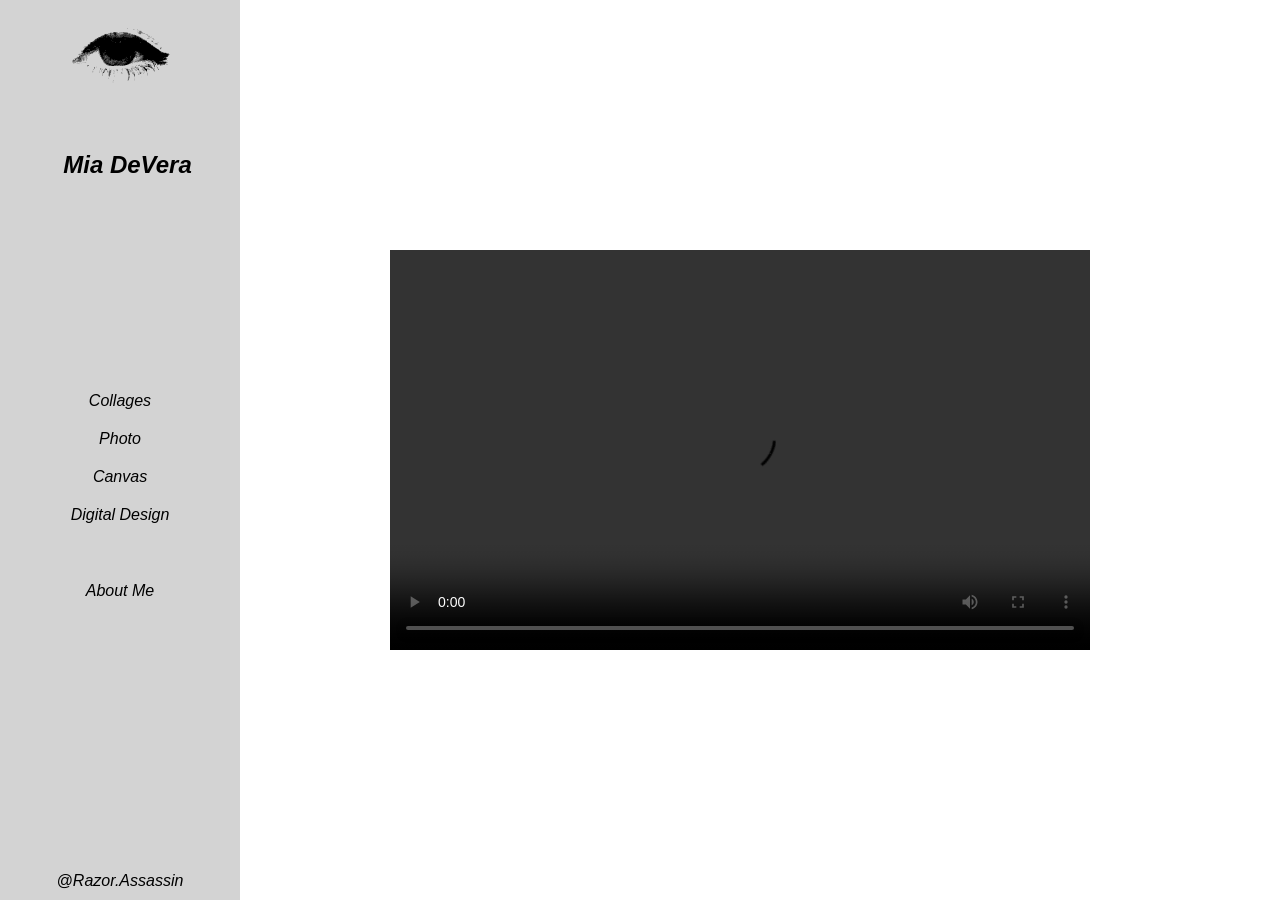
<file: docs/index.html>
<!DOCTYPE html>
<html lang="en">

<head>
    <meta charset="UTF-8">
    <meta name="viewport" content="width=device-width, initial-scale=1.0">
    <link rel="stylesheet" href="styles.css">
    <title>Mia DeVera</title>
</head>

<body class="no-scroll">
    <nav class="nav-bar responsive-nav" aria-label="Main navigation">
        <div class="nav-header">
            <img src="pictures/eyegif.gif" alt="Describe Your Gif">
            <a href="index.html"><h1>Mia DeVera</h1></a>
        </div>
        
        <ul class="nav-list" role="navigation">
            <li><a href="collages.html">Collages</a></li>
            <li><a href="photo.html">Photo</a></li>
            <li><a href="canvas.html">Canvas</a></li>
            <li><a href="digital.html">Digital Design</a></li> <br>
            
            <li><a href="aboutme.html">About Me</a></li>
        </ul>
        <div class="social-media">
            <a href="https://www.instagram.com/razor.assassin" target="_blank">@Razor.Assassin</a>
        </div>
    </nav>
    
    <div id="mouse"></div>

    <main class="main-content" aria-label="Main content">
        <video controls aria-label="Self portrait video of Razor Assassin" id="RA" class="responsive-video">
            <source src="pictures/Screen Recording 2023-10-30 at 5.31.51 PM.mp4" type="video/mp4">
            Your browser does not support HTML5 video.
        </video>
    </main>
    
</body>

</html>
</file>
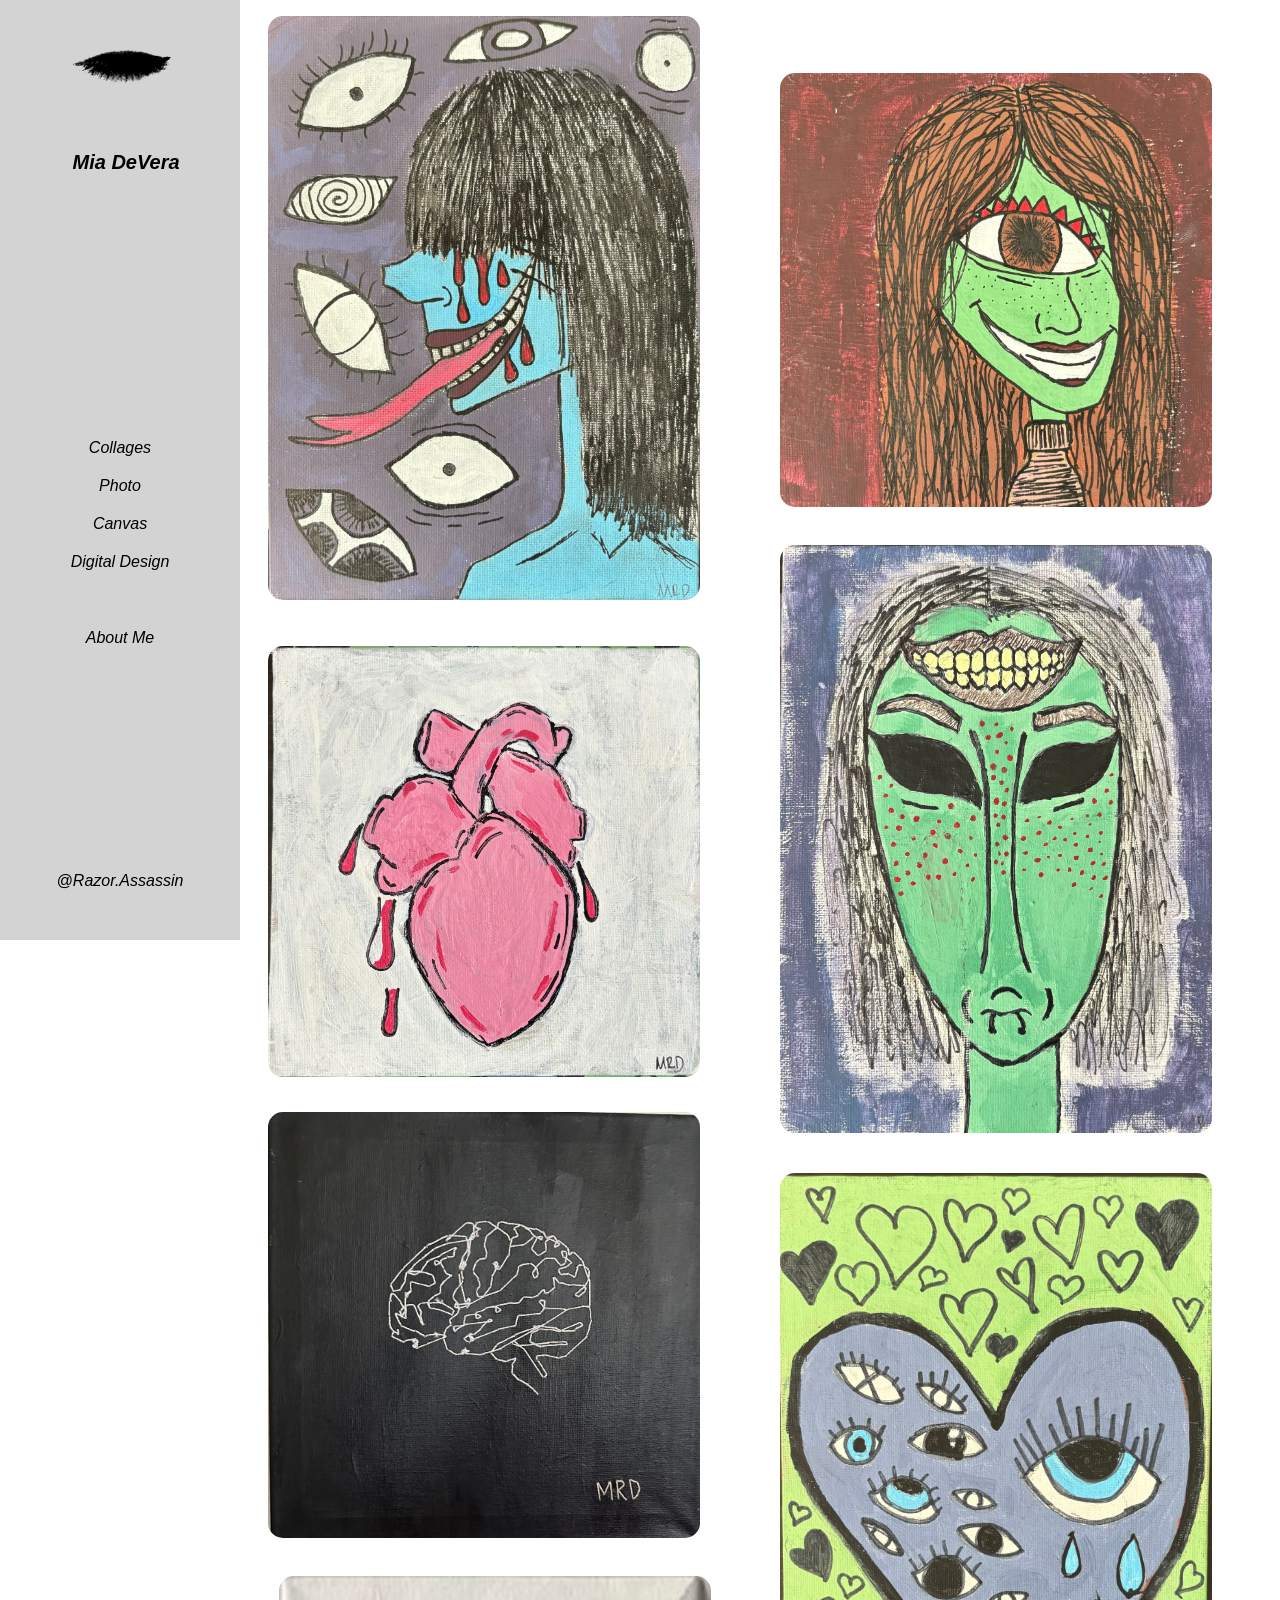
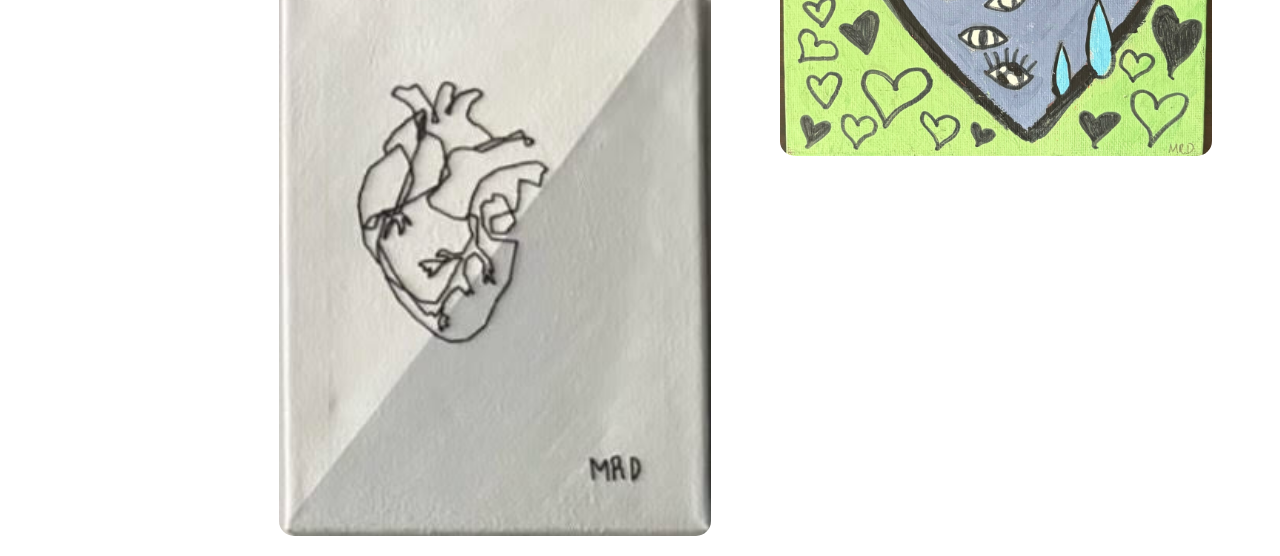
<file: docs/canvas.html>
<!DOCTYPE html>
<html lang="en">
<head>
    <meta charset="UTF-8">
    <meta name="viewport" content="width=device-width, initial-scale=1.0">
    <link rel="stylesheet" href="styles.css">
    <title>Photo</title>
</head>
<body class="scroll">
    
    <nav class="nav-bar" aria-label="Main navigation">
        <div class="nav-header">
            <img src="pictures/eyegif.gif" alt="Describe Your Gif">
            <a href="index.html"><h1>Mia DeVera</h1></a>
        </div>
        <ul class="nav-list" role="navigation">
            <li><a href="collages.html">Collages</a></li>
            <li><a href="photo.html">Photo</a></li>
            <li><a href="canvas.html">Canvas</a></li>
            <li><a href="digital.html">Digital Design</a></li> <br>

            <li><a href="aboutme.html">About Me</a></li> 
        </ul>
        <div class="social-media">
            <a href="https://www.instagram.com/razor.assassin" target="_blank">@Razor.Assassin</a>
        </div>
    </nav>
  
    
    <main>
      
        <div class="canvas-row">
          <figure class="canvas-figure">
            <img src="pictures/FullSizeRender (2).jpg" alt="Description of canvas 1">
          </figure>
          <figure class="canvas-figure">
            <img src="pictures/FullSizeRender (4).jpg" alt="Description of canvas 2">
          </figure>
        </div>
        <div class="canvas-row">
          <figure class="canvas-figure">
            <img src="pictures/FullSizeRender.jpg" alt="Description of canvas 3">
          </figure>
          <figure class="canvas-figure">
            <img src="pictures/FullSizeRender (3).jpg" alt="Description of canvas 4">
          </figure>
        </div>
        <div class="canvas-row">
            <figure class="canvas-figure">
              <img src="pictures/IMG_0128.jpeg" alt="Description of canvas 3">
            </figure>
            <figure class="canvas-figure">
              <img src="pictures/IMG_8945.jpg" alt="Description of canvas 4">
            </figure>
          </div>
          <div class="canvas-row">
            <figure class="canvas-figure">
              <img src="pictures/unnamed.jpg" alt="Description of canvas 3">
            </figure>
            </div>
   </main>
      
</html>
</file>
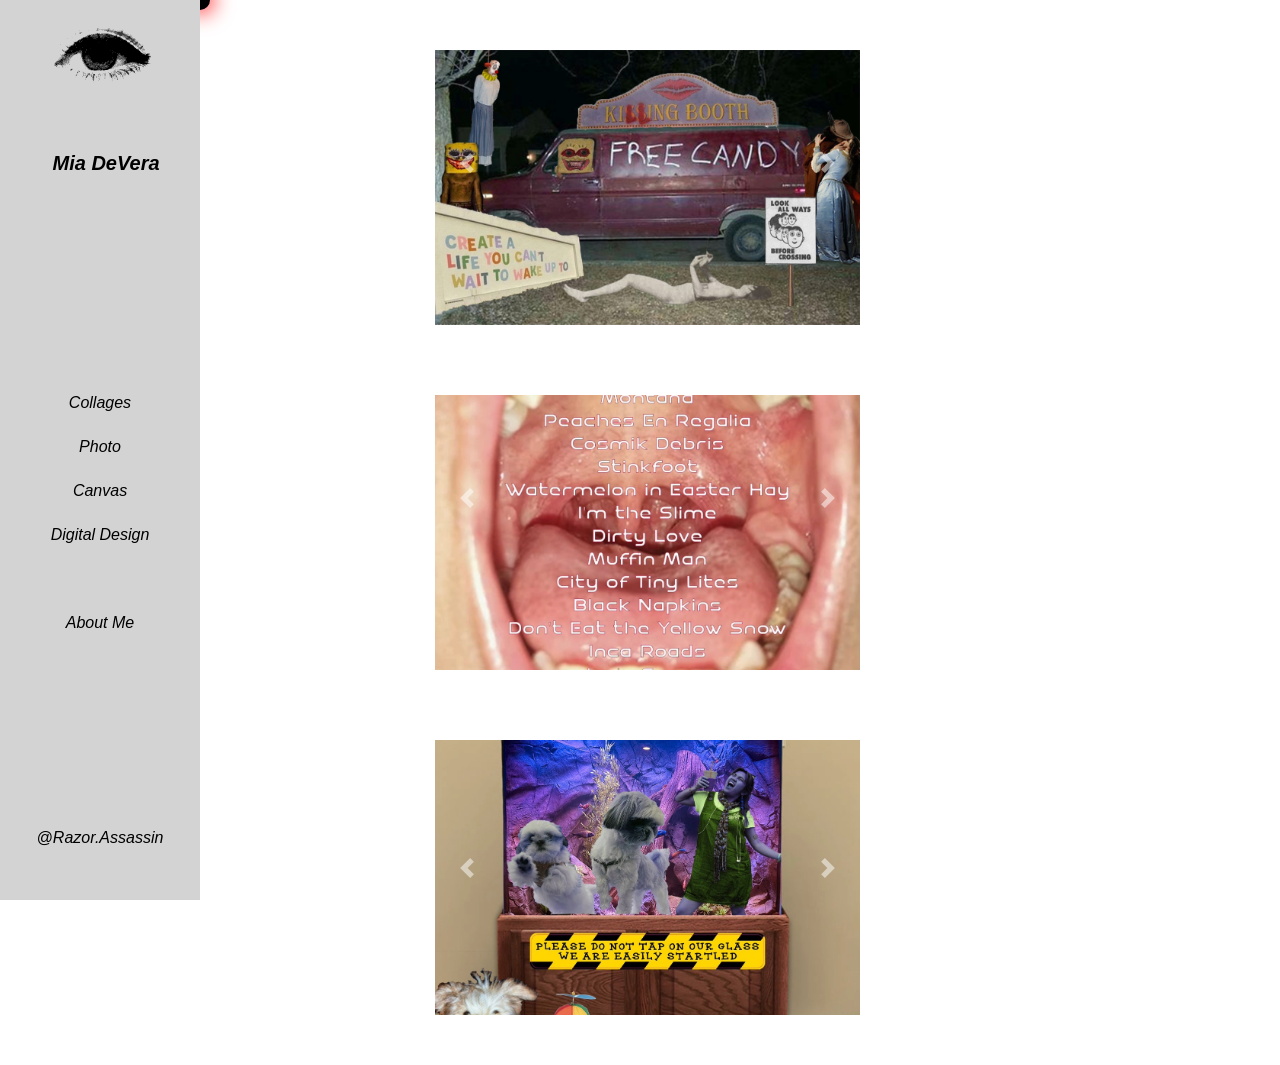
<file: docs/collages.html>
<!DOCTYPE html>
<html lang="en">
<head>
    <meta charset="UTF-8">
    <meta name="viewport" content="width=device-width, initial-scale=1.0">
    <link rel="stylesheet" href="styles.css">
    <link href="https://stackpath.bootstrapcdn.com/bootstrap/4.3.1/css/bootstrap.min.css" rel="stylesheet"/>
    <title>Collages</title>
</head>
<body class="scroll">
    <div id="mouse"></div>
    <nav class="nav-bar" aria-label="Main navigation">
        <div class="nav-header">
            <img src="pictures/eyegif.gif" alt="Describe Your Gif">
            <a href="index.html"><h1>Mia DeVera</h1></a>
        </div>
        <ul class="nav-list" role="navigation">
            <li><a href="collages.html">Collages</a></li>
            <li><a href="photo.html">Photo</a></li>
            <li><a href="canvas.html">Canvas</a></li>
            <li><a href="digital.html">Digital Design</a></li> <br>

            <li><a href="aboutme.html">About Me</a></li> 
        </ul>
        <div class="social-media">
            <a href="https://www.instagram.com/razor.assassin" target="_blank">@Razor.Assassin</a>
        </div>
    </nav>

    <main class="collages-main-content" aria-label="Main content">
        <div class="my-carousel-container">
        <div id="collageCarousel" class="carousel slide" data-ride="carousel">
            <div class="carousel-inner">
                <div class="carousel-item active">
                    <img src="pictures/collage1-resize.jpg" class="d-block w-100" alt="A description of collage 1">
                </div>
                <div class="carousel-item">
                    <img src="pictures/IMG_5959-rezise.jpg" class="d-block w-100" alt="A description of collage 2">
                </div>
            </div>
            <a class="carousel-control-prev" href="#collageCarousel" role="button" data-slide="prev">
                <span class="carousel-control-prev-icon" aria-hidden="true"></span>
                <span class="sr-only">Previous</span>
            </a>
            <a class="carousel-control-next" href="#collageCarousel" role="button" data-slide="next">
                <span class="carousel-control-next-icon" aria-hidden="true"></span>
                <span class="sr-only">Next</span>
            </a>
        </div>
        </div>
    </div>
        <div class="my-carousel-container"></div>
        <div id="secondCarousel" class="carousel slide" data-ride="carousel">
            <div class="carousel-inner">
                <div class="carousel-item active">
                    <img src="pictures/IMG_8282-resize.jpg" class="d-block w-100" alt="A description of collage 3">
                </div>
                <div class="carousel-item">
                    <img src="pictures/IMG_8286-resize.jpg" class="d-block w-100" alt="A description of collage 4">
                </div>
            </div>
            <a class="carousel-control-prev" href="#secondCarousel" role="button" data-slide="prev">
                <span class="carousel-control-prev-icon" aria-hidden="true"></span>
                <span class="sr-only">Previous</span>
            </a>
            <a class="carousel-control-next" href="#secondCarousel" role="button" data-slide="next">
                <span class="carousel-control-next-icon" aria-hidden="true"></span>
                <span class="sr-only">Next</span>
            </a>
        </div>
    </div>
        <div class="my-carousel-container">
        <div id="thirdCarousel" class="carousel slide" data-ride="carousel">
            <div class="carousel-inner">
                <div class="carousel-item active">
                    <img src="pictures/inputoutputcollage-resize.jpg" class="d-block w-100" alt="A description of collage 3">
                </div>
                <div class="carousel-item">
                    <img src="pictures/IMG_8292-resize.jpg" class="d-block w-100" alt="A description of collage 4">
                </div>
            </div>
            <a class="carousel-control-prev" href="#thirdCarousel" role="button" data-slide="prev">
                <span class="carousel-control-prev-icon" aria-hidden="true"></span>
                <span class="sr-only">Previous</span>
            </a>
            <a class="carousel-control-next" href="#thirdCarousel" role="button" data-slide="next">
                <span class="carousel-control-next-icon" aria-hidden="true"></span>
                <span class="sr-only">Next</span>
            </a>
        </div>
    </div>
        
    </main>
    
    <script src="https://code.jquery.com/jquery-3.3.1.slim.min.js"></script>
    <script src="https://stackpath.bootstrapcdn.com/bootstrap/4.3.1/js/bootstrap.min.js"></script>
</body>
</html>
</file>
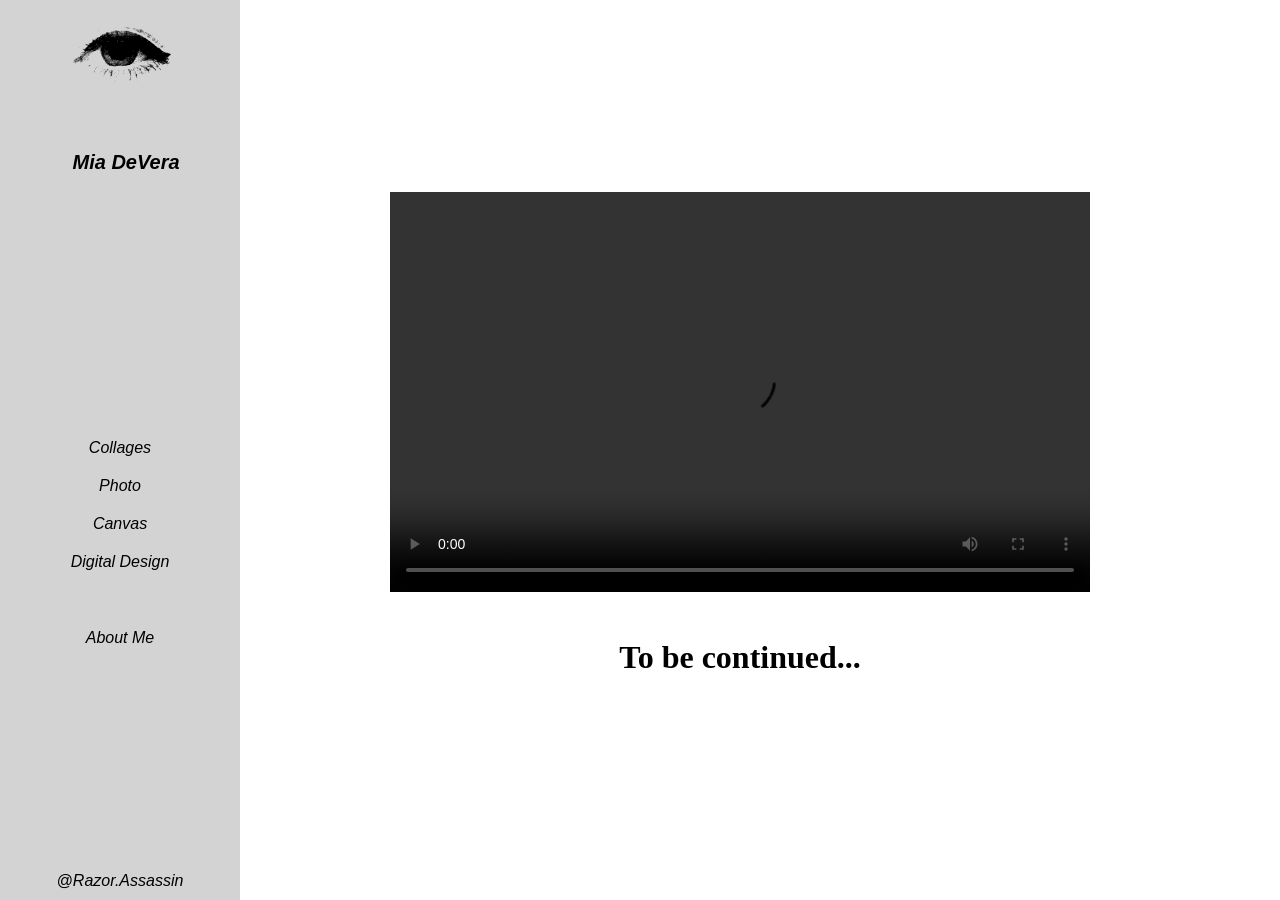
<file: docs/digital.html>
<!DOCTYPE html>
<html lang="en">
<head>
    <meta charset="UTF-8">
    <meta name="viewport" content="width=device-width, initial-scale=1.0">
    <link rel="stylesheet" href="styles.css">
    <title>Photo</title>
</head>
<body class="scroll">
    
    <nav class="nav-bar" aria-label="Main navigation">
        <div class="nav-header">
            <img src="pictures/eyegif.gif" alt="Describe Your Gif">
            <a href="index.html"><h1>Mia DeVera</h1></a>
        </div>
        <ul class="nav-list" role="navigation">
            <li><a href="collages.html">Collages</a></li>
            <li><a href="photo.html">Photo</a></li>
            <li><a href="canvas.html">Canvas</a></li>
            <li><a href="digital.html">Digital Design</a></li> <br>

            <li><a href="aboutme.html">About Me</a></li> 
        </ul>
        <div class="social-media">
            <a href="https://www.instagram.com/razor.assassin" target="_blank">@Razor.Assassin</a>
        </div>
    </nav>
  
    
    
<main>
    <div class="video-container">
        <video id="RA" controls aria-label="Your video description">
            <source src="pictures/Screen Recording 2023-09-22 at 12.53.08 PM.mp4" type="video/mp4">
            Your browser does not support HTML5 video.
        </video>
        <p style="text-align: center;">To be continued...</p>
    </div>
</main>
     
</body>
</html>
</file>
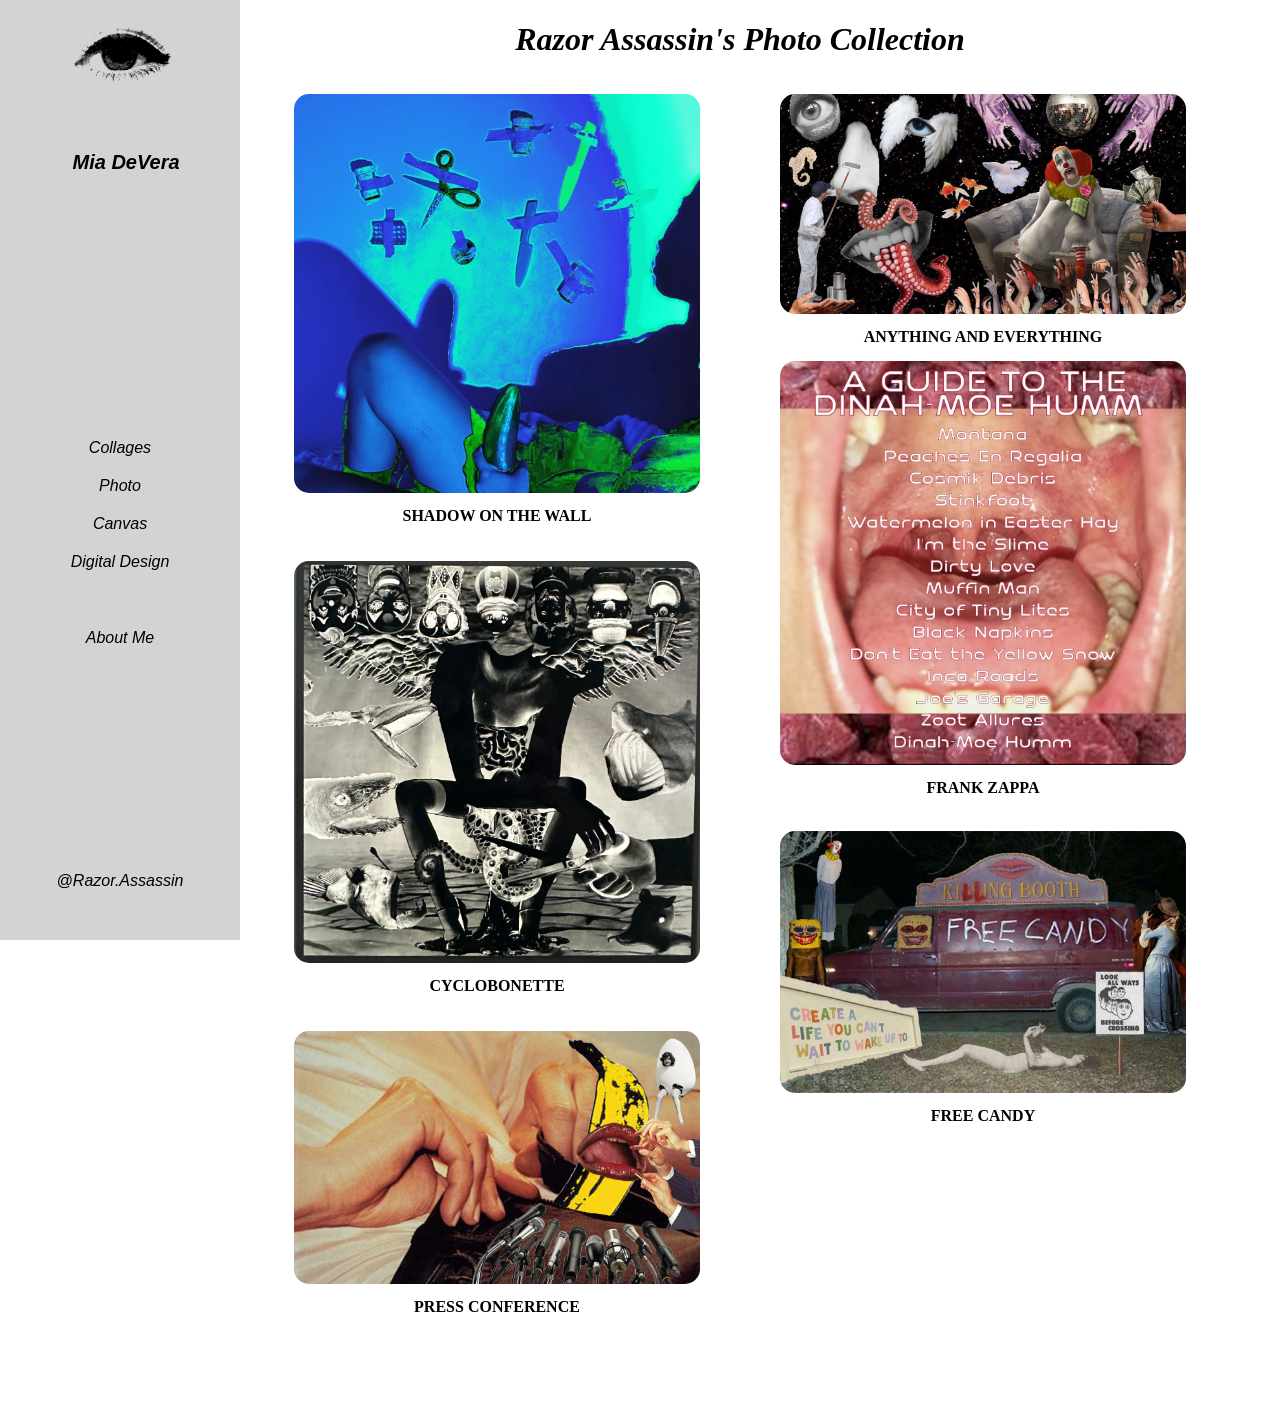
<file: docs/photo.html>
<!DOCTYPE html>
<html lang="en">
<head>
    <meta charset="UTF-8">
    <meta name="viewport" content="width=device-width, initial-scale=1.0">
    <link rel="stylesheet" href="styles.css">
    <title>Photo</title>
</head>
<body class="scroll">
    
    <nav class="nav-bar" aria-label="Main navigation">
        <div class="nav-header">
            <img src="pictures/eyegif.gif" alt="Describe Your Gif">
            <a href="index.html"><h1>Mia DeVera</h1></a>
        </div>
        <ul class="nav-list" role="navigation">
            <li><a href="collages.html">Collages</a></li>
            <li><a href="photo.html">Photo</a></li>
            <li><a href="canvas.html">Canvas</a></li>
            <li><a href="digital.html">Digital Design</a></li> <br>

            <li><a href="aboutme.html">About Me</a></li> 
        </ul>
        <div class="social-media">
            <a href="https://www.instagram.com/razor.assassin" target="_blank">@Razor.Assassin</a>
        </div>
    </nav>
  
    
    <main>
        <h1 id="page-title">Razor Assassin's Photo Collection</h1>
        <div class="image-row">
          <figure>
            <img src="pictures/IMG_8943.jpg" alt="Description of image 1">
            <figcaption>SHADOW ON THE WALL</figcaption>
          </figure>
          <figure>
            <img src="pictures/IMG_8944.jpg" alt="Description of image 2">
            <figcaption>ANYTHING AND EVERYTHING</figcaption>
          </figure>
        </div>
        <div class="image-row">
          <figure>
            <img src="pictures/IMG_5959.jpg" alt="Description of image 3">
            <figcaption>CYCLOBONETTE</figcaption>
          </figure>
          <figure>
            <img src="pictures/IMG_8282.jpeg" alt="Description of image 4">
            <figcaption>FRANK ZAPPA</figcaption>
          </figure>
        </div>
        <div class="image-row">
          <figure>
            <img src="pictures/IMG_8292.jpeg" alt="Description of image 5">
            <figcaption>PRESS CONFERENCE</figcaption>
          </figure>
          <figure>
            <img src="pictures/collage1.jpg" alt="Description of image 6">
            <figcaption>FREE CANDY</figcaption>
          </figure>
        </div>
   </main>
    
</body>
</html>
</file>
<file: docs/styles.css>
@import url('https://fonts.googleapis.com/css2?family=Bebas+Neue&family=Open+Sans:wght@800&display=swap');


body {
    background: white
}

.no-scroll {
    display: flex;
    margin: 0;
    padding: 0;
    height: 100vh;
    box-sizing: border-box;
    overflow: hidden;
    font-style: italic;
}

.scroll {
    display: flex;
    flex-direction: column;
    margin: 0;
    padding: 0;
    min-height: 100vh;
    overflow-y: auto;
    margin-left: 200px;
    font-style: italic;
}

.scroll .nav-header h1 {
   font-size: 20px;
   font-weight: 900;
   padding-bottom: 100px;
}


.container {
    width: 80%;
    margin: auto;
}

#RA {
    width: 700px;  
    height: 400px; 
    object-fit: contain;
}

#mouse {
    position: absolute;
    width: 20px;
    height: 20px;
    background: black;
    border-radius: 50%;
    pointer-events: none;
    transform: translate(-50%, -50%);
    box-shadow: 0px 0px 20px 5px rgba(255, 0, 0, 0.7);
}

#page-title {
    font-family: serif;
    text-align: center;
    margin-bottom: 20px; 
}

.image-row {
   display: flex;
   justify-content: space-evenly; 
   margin: 0 auto 70px auto; 
   max-width: 90%;
}

figure {
   width: 60%;
   text-align: center;
}

figure img {
   width: 100%;
   height: auto;
   border-radius: 15px;
   transition: transform 0.5s; 
}

figure:hover img {
   animation: bounce 1s; 
}

figcaption {
   margin-top: 10px;
   font-weight: bold;       
   font-style: normal;      
}

.image-row:nth-child(3) figure:nth-child(1) {
    margin-top: -50px;   
  }

.image-row:nth-child(3) figure:nth-child(2) {
    margin-top: -250px; 
  }

  .image-row:last-child figure:last-child {
    margin-top: -250px;   
  }

  .image-row:last-child figure:first-child {
    margin-top: -50px;   
  }

  .canvas-row {
    display: flex;
    justify-content: center;
    align-items: center;
}

.canvas-figure {
    width: 40%;
    text-align: center;
}

.canvas-row img {
    width: 100%;
    height: auto;
}

.canvas-row:nth-child(3) .canvas-figure:nth-child(2) {
    margin-top: -20px;
}

.canvas-row:last-child .canvas-figure:first-child {
    margin-top: -20px;
}

.canvas-row:first-child .canvas-figure:nth-child(2) {
    margin-top: -20px;   
}

.canvas-row:nth-child(2) .canvas-figure:nth-child(1) {
    margin-top: -30px;   
}

.canvas-row:nth-child(2) .canvas-figure:nth-child(2) {
    margin-top: -75px;   
}

.canvas-row:nth-child(3) .canvas-figure:nth-child(1) {
    margin-top: -260px;   
}

.canvas-row:nth-child(3) .canvas-figure:nth-child(2) {
    margin-top: 20px;   
}

.canvas-row:last-child .canvas-figure:first-child {
    align-self: flex-end;
    justify-self: start;
    margin-top: -200px;   
    margin-left: -450px;
}


@keyframes bounce {
  0%   { transform: translateY(0); }
  50%  { transform: translateY(-10px); }
  100% { transform: translateY(0); }
}
h1 {
    font-family: 'Franklin Gothic Medium', 'Arial Narrow', Arial, sans-serif;
}

#special-announcement {
    height: 100vh;
    display: flex;
    justify-content: center;
    align-items: center;
    text-align: center;
  }

  #special-announcement h1 {
    font-size: 8em;
    font-weight: bold;
    text-shadow: 0 0 3px rgba(144, 238, 144, 0.4), 
                 0 0 5px rgba(144, 238, 144, 0.4), 
                 0 0 7px rgba(144, 238, 144, 0.4), 
                 0 0 9px rgba(144, 238, 144, 0.4);
  }

.nav-bar {
    position: fixed;
    top: 0;
    left: 0;
    height: 100vh;
    width: 200px;
    padding: 20px;
    background-color: lightgray;
    z-index: 1;
    display: flex;
    flex-direction: column;
    justify-content: space-between;
    align-items: center;
}

nav a:link, 
nav a:visited {
    text-decoration: none; 
    color: black; 
    transition: color 0.3s ease-in-out;  
}

nav a:hover,
nav a:active {
    color: grey; 
}

.nav-header img {
    display: block;
    margin-left: auto;
    margin-right: auto;
    width: 125px;
    height: auto;
}

.nav-header h1 {
    position: relative;
    padding-left: 15px;
    top: 60px; 
    margin: 0;
    white-space: nowrap;
    overflow: hidden;
    text-overflow: ellipsis;
}

.nav-list {
    list-style: none;
    padding: 0;
    text-align: center;
}

.nav-list a {
   font-family: Impact, Haettenschweiler, 'Arial Narrow Bold', sans-serif;
   font-style: italic;
    
}

.nav-list li {
    margin: 20px 0;
    
}

.nav-list li a:focus {
    outline: 1px solid #333;
}

.social-media {
    margin-bottom: 30px; 
    font-family: Impact, Haettenschweiler, 'Arial Narrow Bold', sans-serif;
    font-style: italic;
}

.main-content {
    flex-grow: 1;
    display: flex;
    justify-content: center;
    align-items: center;
    padding-left: 200px;
}

img {
    max-width: 100%;
    max-height: 100%;
}

.video-container {
    display: flex;
    flex-direction: column;
    justify-content: center;
    align-items: center;
    height: 100vh;
    text-align: center;
}

.video-container #RA {
    max-width: 80%;
}

.video-container p {
    font-weight: bold;      
    font-style: normal;     
    font-size: 2.0em;       
    padding-top: 15px;     
}

.collages-main-content {
    display: flex;
    flex-direction: column;
    justify-content: center;
    align-items:center;
    width: 80%;
    margin: 0 auto; 
}

.content-row {
    display: flex;
    justify-content: center;
    align-items: center;
    width: 100%;
    margin-top: 40px;
    margin-bottom: 20px; 

}

.content-row img {
    width: 40%; 
    height: auto;
}

.carousel-control-next, .carousel-control-prev {
    opacity: 0; 
    transition: opacity .5s;
}

#collageCarousel:hover .carousel-control-next, 
#collageCarousel:hover .carousel-control-prev,
#secondCarousel:hover .carousel-control-next, 
#secondCarousel:hover .carousel-control-prev,
#thirdCarousel:hover .carousel-control-next, 
#thirdCarousel:hover .carousel-control-prev {
    opacity: 1; 
}


#collageCarousel {
    padding-top: 50px;
   margin-right: 185px;
}

#secondCarousel {
    padding-top: 70px;  
    margin-right: 185px;
}

#thirdCarousel {
    padding-top: 70px;  
    padding-bottom: 50px;
    margin-right: 185px;
}

.carousel-item {
    height: 275px;
    width: 100%;
    overflow: hidden;
    transition: height 2s; 
}

.carousel-item img {
    height: 100%;
    width: auto;
    object-fit: contain;
    transition: height 2s; 
}
p .year {
    color: darkred;
}


.content-row p {
    
    width: 40%;
    padding-right: 60px; 
}

.about-content {
    display: flex;
    justify-content: center;
    align-items: center;
    height: 100vh;           
    margin-left: 200px;      
}

.about-wrapper {
    display: flex;
    align-items: center;
    gap: 40px;
    max-width: calc(100% - 200px); /* leave space for nav */
    width: 100%;
}

.about-text-wrapper {
    flex: 1 1 0;
    max-width: 55%;           
    overflow-wrap: break-word; 
}

.about-text-wrapper p {
    margin-bottom: 15px;
}

.about-image {
    max-height: 80vh;       /* keeps it within viewport */
    max-width: 45%;          /* keeps space for text */
    object-fit: cover;       /* fills container nicely */
    border-radius: 15px;     /* fully rounded corners */
    background: none;        /* removes any white background */
}

iframe {
    margin-bottom: 40px; 
}





@keyframes pulse {
    0% { transform: scale(1); }
    50% { transform: scale(1.1); }
    100% { transform: scale(1); }
}

@keyframes flow {
    0% { transform: translate(0, 0); }
    100% { transform: translate(-100%, 0); }
}

#countdown {
    display: flex;
    justify-content: center;
    padding: 20px;
}

.time-section {
    display: inline-flex;
    align-items: baseline;
    margin: 0 30px;
}

.time-box {
    display: flex;
    flex-direction: column;
    align-items: center;
    margin: 0 10px;
}

.time-unit {
    font-size: 4em;
    color: grey;
    margin-bottom: 10px;
    font-family:'Lucida Sans', 'Lucida Sans Regular', 'Lucida Grande', 'Lucida Sans Unicode', Geneva, Verdana, sans-serif
}

.label {
    font-size: 1em;
    color: black;
    font-family: 'Franklin Gothic Medium', 'Arial Narrow', Arial, sans-serif;
    font-weight: bold;
}

.colon {
    font-size: 4em;
    color: grey;
    margin: 0 15px;
}

/*Desktop styles unchanged*/

@media screen and (max-width: 480px) {
    .responsive-nav .nav-list {
        display: flex;
        flex-direction: row; /* Make nav items in a row */
        justify-content: space-around; /* Distribute empty space around */
    }
    
    .responsive-nav {
        padding: 5px 0; /* Padding on top and bottom */
    }

    .responsive-video {
        width: 100%; /* Full width */
        height: auto; /* Maintain aspect ratio */
    }
}
</file>
